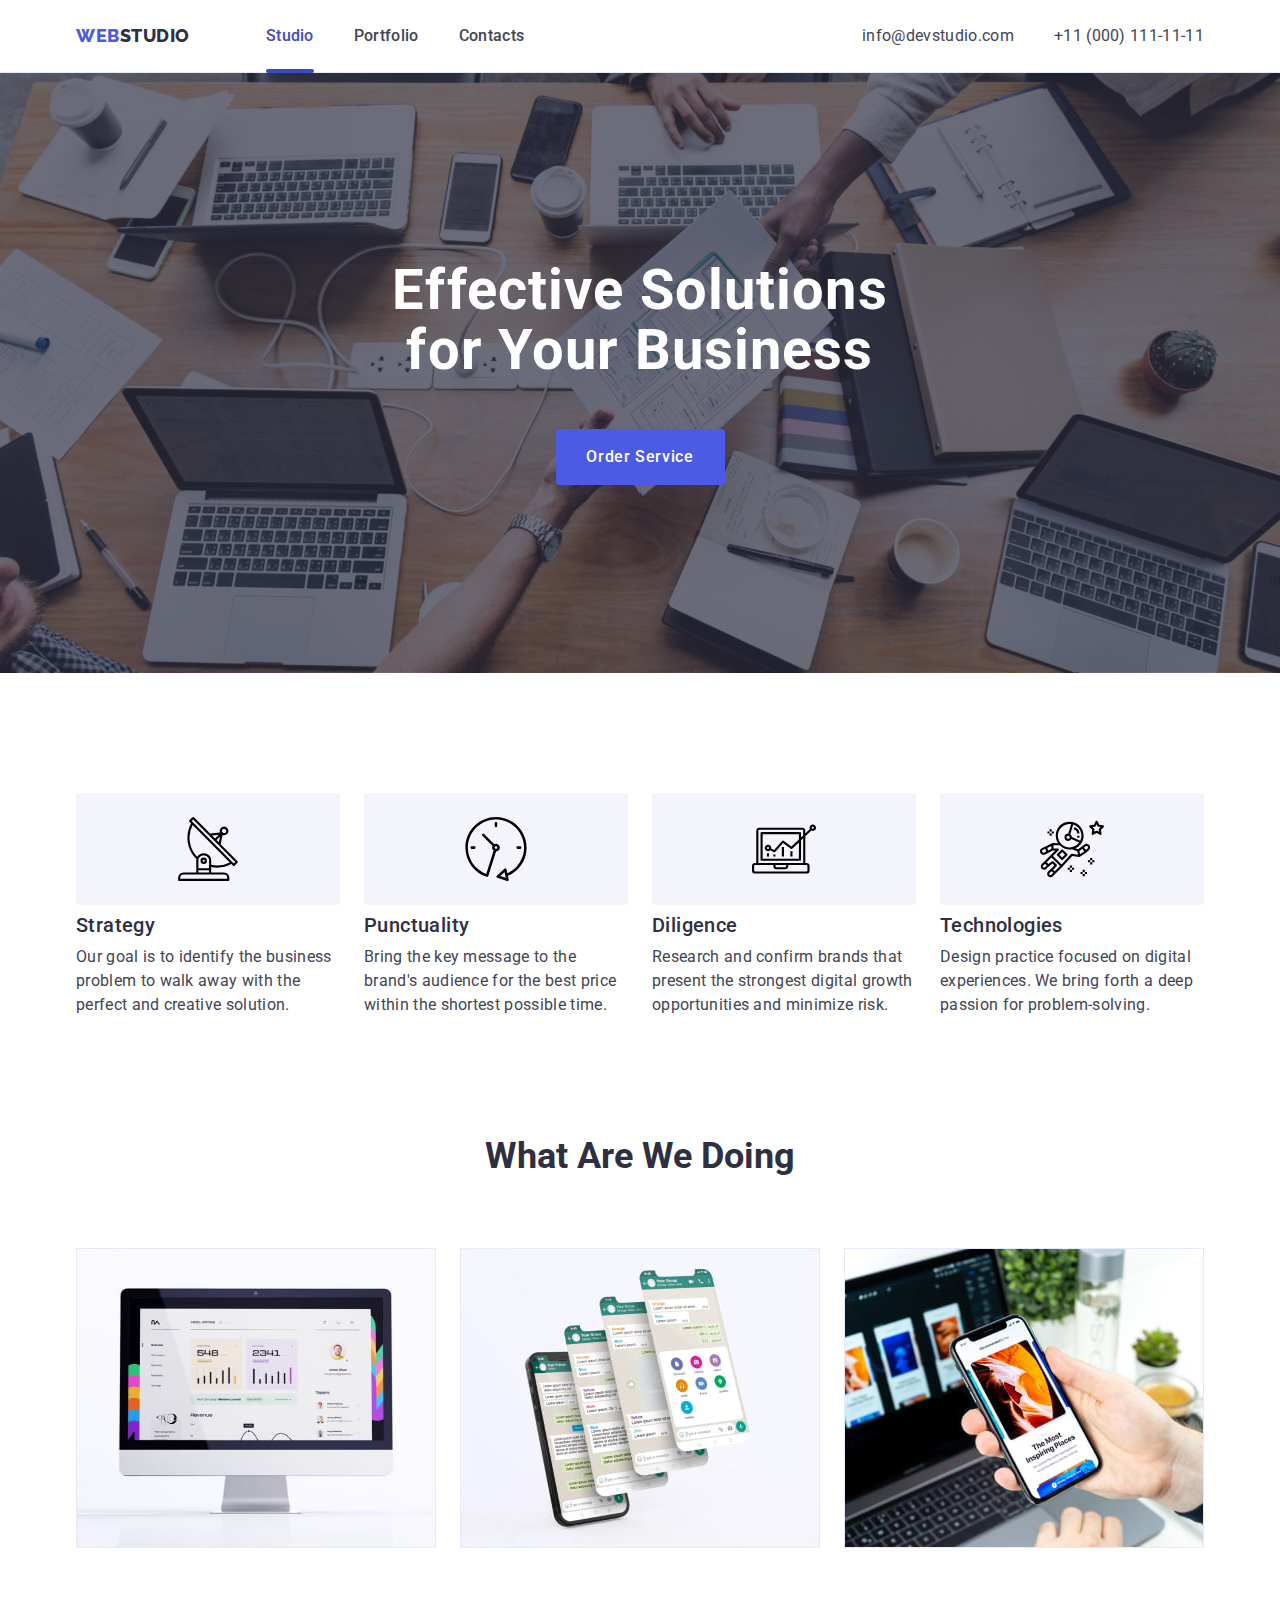
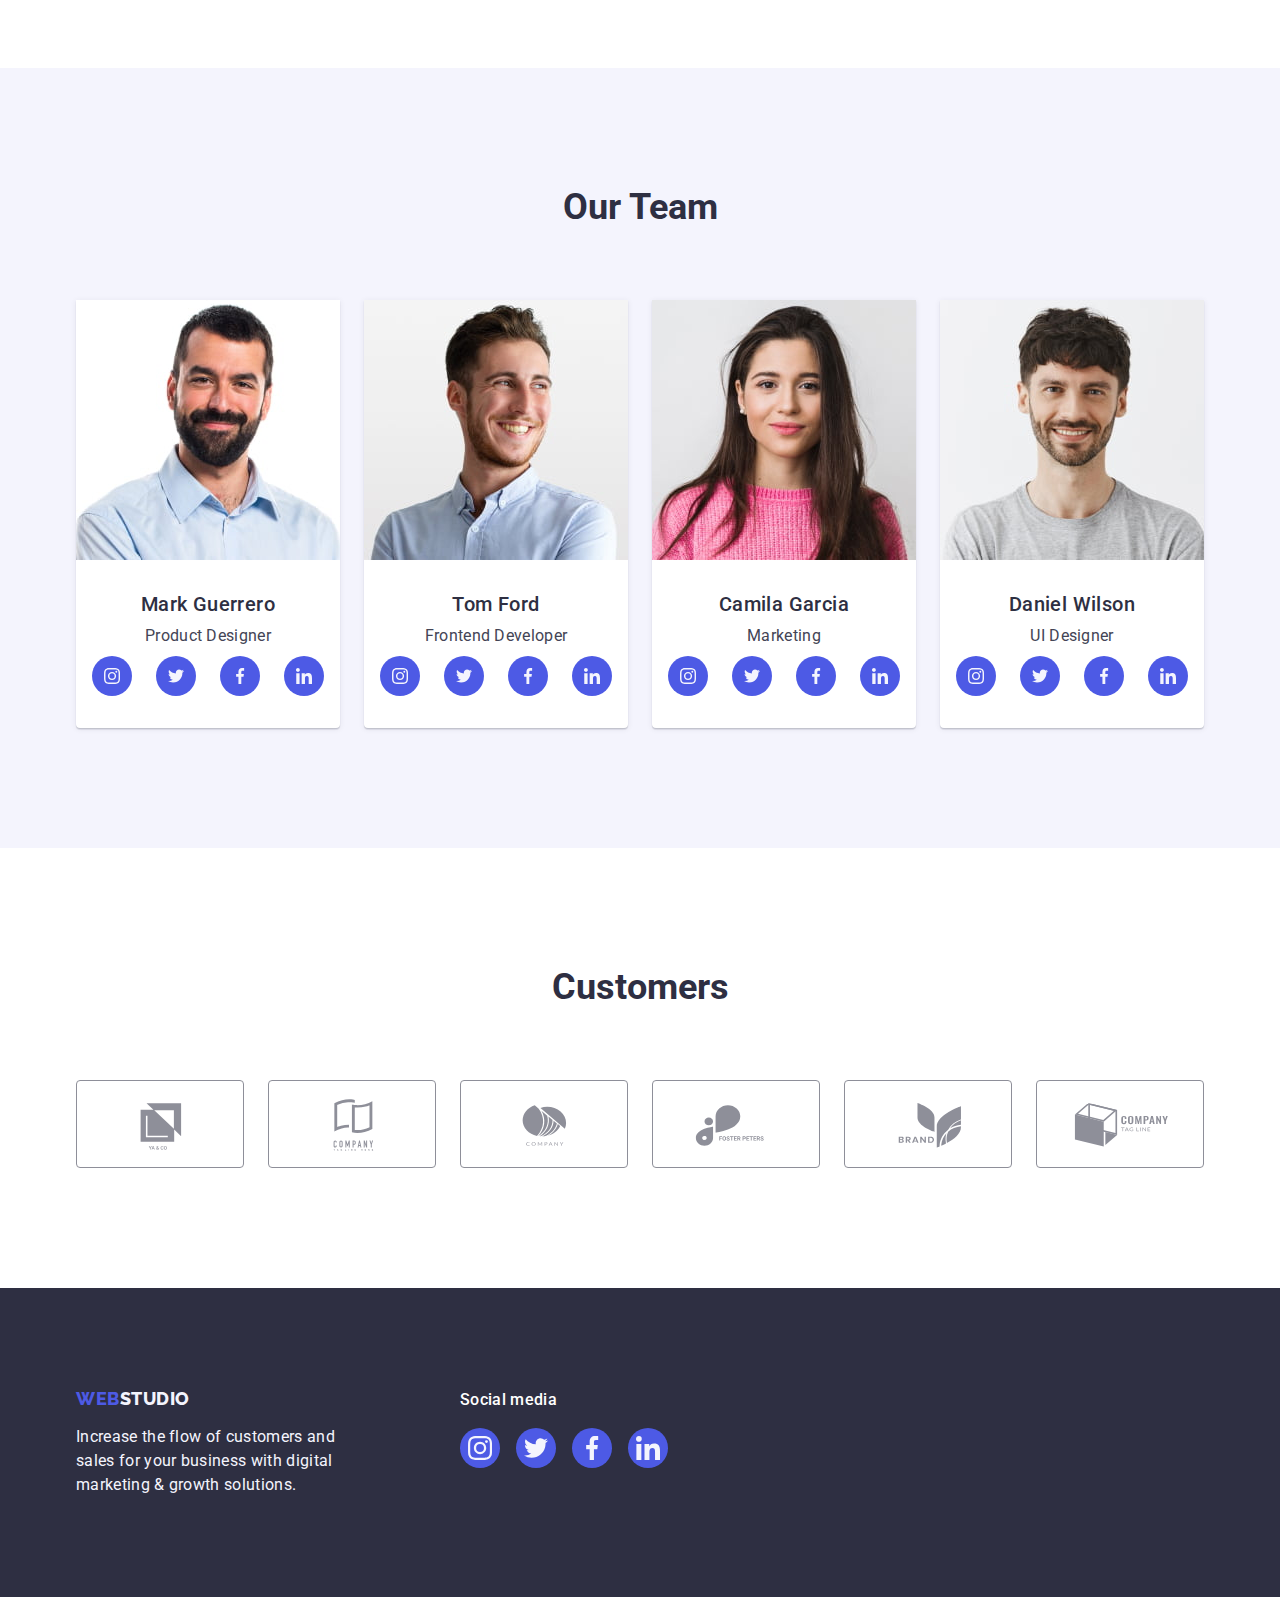
<file: index.html>
<!DOCTYPE html>
<html lang="en">
  <head>
    <meta charset="UTF-8" />
    <meta http-equiv="X-UA-Compatible" content="IE=edge" />
    <meta name="viewport" content="width=device-width, initial-scale=1.0" />
    <title>Web Studio</title>
    <link
      rel="stylesheet"
      href="https://cdn.jsdelivr.net/npm/modern-normalize@1.1.0/modern-normalize.min.css"
    />
    <link rel="preconnect" href="https://fonts.googleapis.com" />
    <link rel="preconnect" href="https://fonts.gstatic.com" crossorigin />
    <link
      href="https://fonts.googleapis.com/css2?family=Raleway:wght@800&family=Roboto:wght@400;500;700;900&display=swap"
      rel="stylesheet"
    />
    <link rel="stylesheet" href="./css/styles.css" />
  </head>
  <body>
    <!-- Header -->
    <header class="header">
      <div class="container container-nav">
        <nav class="main-nav">
          <!-- Logo -->
          <a class="link logo" href="./index.html"
            >Web<span class="logo-dark">Studio</span>
          </a>
          <!-- Navigation -->
          <ul class="list site-nav">
            <li class="item">
              <a class="link current" href="./index.html">Studio</a>
            </li>
            <li class="item">
              <a class="link" href="./portfolio.html">Portfolio</a>
            </li>
            <li class="item">
              <a class="link" href="">Contacts</a>
            </li>
          </ul>
        </nav>
        <!-- Contacts -->
        <address class="address container-address">
          <ul class="list address-list">
            <li class="item">
              <a class="link" href="mailto:info@devstudio.com"
                >info@devstudio.com
              </a>
            </li>
            <li class="item">
              <a class="link" href="tel:+110001111111">+11 (000) 111-11-11</a>
            </li>
          </ul>
        </address>
      </div>
    </header>
    <main class="main">
      <!-- Hero section -->
      <section class="hero">
        <div class="container">
          <h1 class="hero-title">Effective Solutions for Your Business</h1>
          <button class="button" type="button" data-modal-open>
            Order Service
          </button>
        </div>
      </section>
      <!-- Benefits section -->
      <section class="section benefits-section">
        <div class="container">
          <h2 class="section-title visually-hidden">Benefits</h2>
          <ul class="list benefits-list">
            <li class="benefits-descr">
              <div class="benefits-bgc-icon">
                <svg class="benefits-icon" width="64" height="64">
                  <use href="./images/icon.svg#antenna-icon"></use>
                </svg>
              </div>
              <h3 class="sub-title">Strategy</h3>
              <p class="text">
                Our goal is to identify the business problem to walk away with
                the perfect and creative solution.
              </p>
            </li>
            <li class="benefits-descr">
              <div class="benefits-bgc-icon">
                <svg class="benefits-icon" width="64" height="64">
                  <use href="./images/icon.svg#clock-icon"></use>
                </svg>
              </div>
              <h3 class="sub-title">Punctuality</h3>
              <p class="text">
                Bring the key message to the brand's audience for the best price
                within the shortest possible time.
              </p>
            </li>
            <li class="benefits-descr">
              <div class="benefits-bgc-icon">
                <svg class="benefits-icon" width="64" height="64">
                  <use href="./images/icon.svg#diagram-icon"></use>
                </svg>
              </div>
              <h3 class="sub-title">Diligence</h3>
              <p class="text">
                Research and confirm brands that present the strongest digital
                growth opportunities and minimize risk.
              </p>
            </li>
            <li class="benefits-descr">
              <div class="benefits-bgc-icon">
                <svg class="benefits-icon" width="64" height="64">
                  <use href="./images/icon.svg#astronaut-icon"></use>
                </svg>
              </div>
              <h3 class="sub-title">Technologies</h3>
              <p class="text">
                Design practice focused on digital experiences. We bring forth a
                deep passion for problem-solving.
              </p>
            </li>
          </ul>
        </div>
      </section>
      <!-- Services section -->
      <section class="section">
        <div class="container">
          <h2 class="section-title">What Are We Doing</h2>
          <ul class="list services-list">
            <li class="services-descr">
              <img
                src="./images/features-images/wawd-1.jpg"
                alt="Services example 1"
                width="360"
                height="300"
              />
            </li>
            <li class="services-descr">
              <img
                src="./images/features-images/wawd-2.jpg"
                alt="Services example 2"
                width="360"
                height="300"
              />
            </li>
            <li class="services-descr">
              <img
                src="./images/features-images/wawd-3.jpg"
                alt="Services example 3"
                width="360"
                height="300"
              />
            </li>
          </ul>
        </div>
      </section>
      <!-- Team section -->
      <section class="section team-section">
        <div class="container">
          <h2 class="section-title">Our Team</h2>
          <ul class="list team-list">
            <li class="team-card">
              <img
                src="./images/team-images/team-member-1.jpg"
                alt="Photo of a team member Mark Guerrero"
                width="264"
                height="260"
              />
              <div class="team-descr">
                <h3 class="sub-title">Mark Guerrero</h3>
                <p class="text member-descr">Product Designer</p>
                <!-- Socials -->
                <ul class="list socials-list">
                  <li class="socials-item">
                    <a class="link socials-link" href="">
                      <svg class="socials-icon" width="16" height="16">
                        <use href="./images/icon.svg#instagram"></use>
                      </svg>
                    </a>
                  </li>
                  <li class="socials-item">
                    <a class="link socials-link" href="">
                      <svg class="socials-icon" width="16" height="16">
                        <use href="./images/icon.svg#twitter"></use>
                      </svg>
                    </a>
                  </li>
                  <li class="socials-item">
                    <a class="link socials-link" href="">
                      <svg class="socials-icon" width="16" height="16">
                        <use href="./images/icon.svg#facebook"></use>
                      </svg>
                    </a>
                  </li>
                  <li class="socials-item">
                    <a class="link socials-link" href="">
                      <svg class="socials-icon" width="16" height="16">
                        <use href="./images/icon.svg#linkedin"></use>
                      </svg>
                    </a>
                  </li>
                </ul>
                <!-- Socials end -->
              </div>
            </li>
            <li class="team-card">
              <img
                src="./images/team-images/team-member-2.jpg"
                alt="Photo of a team member Tom Ford"
                width="264"
                height="260"
              />
              <div class="team-descr">
                <h3 class="sub-title">Tom Ford</h3>
                <p class="text member-descr">Frontend Developer</p>
                <!-- Socials -->
                <ul class="list socials-list">
                  <li class="socials-item">
                    <a class="link socials-link" href="">
                      <svg class="socials-icon" width="16" height="16">
                        <use href="./images/icon.svg#instagram"></use>
                      </svg>
                    </a>
                  </li>
                  <li class="socials-item">
                    <a class="link socials-link" href="">
                      <svg class="socials-icon" width="16" height="16">
                        <use href="./images/icon.svg#twitter"></use>
                      </svg>
                    </a>
                  </li>
                  <li class="socials-item">
                    <a class="link socials-link" href="">
                      <svg class="socials-icon" width="16" height="16">
                        <use href="./images/icon.svg#facebook"></use>
                      </svg>
                    </a>
                  </li>
                  <li class="socials-item">
                    <a class="link socials-link" href="">
                      <svg class="socials-icon" width="16" height="16">
                        <use href="./images/icon.svg#linkedin"></use>
                      </svg>
                    </a>
                  </li>
                </ul>
                <!-- Socials end -->
              </div>
            </li>
            <li class="team-card">
              <img
                src="./images/team-images/team-member-3.jpg"
                alt="Photo of a team member Camila Garcia"
                width="264"
                height="260"
              />
              <div class="team-descr">
                <h3 class="sub-title">Camila Garcia</h3>
                <p class="text member-descr">Marketing</p>
                <!-- Socials -->
                <ul class="list socials-list">
                  <li class="socials-item">
                    <a class="link socials-link" href="">
                      <svg class="socials-icon" width="16" height="16">
                        <use href="./images/icon.svg#instagram"></use>
                      </svg>
                    </a>
                  </li>
                  <li class="socials-item">
                    <a class="link socials-link" href="">
                      <svg class="socials-icon" width="16" height="16">
                        <use href="./images/icon.svg#twitter"></use>
                      </svg>
                    </a>
                  </li>
                  <li class="socials-item">
                    <a class="link socials-link" href="">
                      <svg class="socials-icon" width="16" height="16">
                        <use href="./images/icon.svg#facebook"></use>
                      </svg>
                    </a>
                  </li>
                  <li class="socials-item">
                    <a class="link socials-link" href="">
                      <svg class="socials-icon" width="16" height="16">
                        <use href="./images/icon.svg#linkedin"></use>
                      </svg>
                    </a>
                  </li>
                </ul>
                <!-- Socials end -->
              </div>
            </li>
            <li class="team-card">
              <img
                src="./images/team-images/team-member-4.jpg"
                alt="Photo of a team member Daniel Wilson"
                width="264"
                height="260"
              />
              <div class="team-descr">
                <h3 class="sub-title">Daniel Wilson</h3>
                <p class="text member-descr">UI Designer</p>
                <!-- Socials -->
                <ul class="list socials-list">
                  <li class="socials-item">
                    <a class="link socials-link" href="">
                      <svg class="socials-icon" width="16" height="16">
                        <use href="./images/icon.svg#instagram"></use>
                      </svg>
                    </a>
                  </li>
                  <li class="socials-item">
                    <a class="link socials-link" href="">
                      <svg class="socials-icon" width="16" height="16">
                        <use href="./images/icon.svg#twitter"></use>
                      </svg>
                    </a>
                  </li>
                  <li class="socials-item">
                    <a class="link socials-link" href="">
                      <svg class="socials-icon" width="16" height="16">
                        <use href="./images/icon.svg#facebook"></use>
                      </svg>
                    </a>
                  </li>
                  <li class="socials-item">
                    <a class="link socials-link" href="">
                      <svg class="socials-icon" width="16" height="16">
                        <use href="./images/icon.svg#linkedin"></use>
                      </svg>
                    </a>
                  </li>
                </ul>
                <!-- Socials end -->
              </div>
            </li>
          </ul>
        </div>
      </section>
      <!-- Customers section -->
      <section class="section">
        <div class="container">
          <h2 class="section-title">Customers</h2>
          <ul class="list customers-list">
            <li class="customers-item">
              <a href="" class="link customers-link">
                <svg class="customers-icon" width="104" height="56">
                  <use href="./images/icon.svg#customer-1"></use>
                </svg>
              </a>
            </li>
            <li class="customers-item">
              <a href="" class="link customers-link">
                <svg class="customers-icon" width="104" height="56">
                  <use href="./images/icon.svg#customer-2"></use>
                </svg>
              </a>
            </li>
            <li class="customers-item">
              <a href="" class="link customers-link">
                <svg class="customers-icon" width="104" height="56">
                  <use href="./images/icon.svg#customer-3"></use>
                </svg>
              </a>
            </li>
            <li class="customers-item">
              <a href="" class="link customers-link">
                <svg class="customers-icon" width="104" height="56">
                  <use href="./images/icon.svg#customer-4"></use>
                </svg>
              </a>
            </li>
            <li class="customers-item">
              <a href="" class="link customers-link">
                <svg class="customers-icon" width="104" height="56">
                  <use href="./images/icon.svg#customer-5"></use>
                </svg>
              </a>
            </li>
            <li class="customers-item">
              <a href="" class="link customers-link">
                <svg class="customers-icon" width="104" height="56">
                  <use href="./images/icon.svg#customer-6"></use>
                </svg>
              </a>
            </li>
          </ul>
        </div>
      </section>
    </main>
    <!-- Footer section -->
    <footer class="footer">
      <div class="container footer-content">
        <div>
          <a class="link logo" href="./index.html">
            Web<span class="logo-light">Studio</span>
          </a>
          <p class="footer-text">
            Increase the flow of customers and sales for your business with
            digital marketing & growth solutions.
          </p>
        </div>
        <div>
          <p class="socials-footer-header">Social media</p>
          <!-- Socials -->
          <ul class="list footer-socials">
            <li class="footer-socials-item">
              <a class="link footer-socials-link" href="">
                <svg class="footer-socials-icon" width="24" height="24">
                  <use href="./images/icon.svg#instagram"></use>
                </svg>
              </a>
            </li>
            <li class="footer-socials-item">
              <a class="link footer-socials-link" href="">
                <svg class="footer-socials-icon" width="24" height="24">
                  <use href="./images/icon.svg#twitter"></use>
                </svg>
              </a>
            </li>
            <li class="footer-socials-item">
              <a class="link footer-socials-link" href="">
                <svg class="footer-socials-icon" width="24" height="24">
                  <use href="./images/icon.svg#facebook"></use>
                </svg>
              </a>
            </li>
            <li class="footer-socials-item">
              <a class="link footer-socials-link" href="">
                <svg class="footer-socials-icon" width="24" height="24">
                  <use href="./images/icon.svg#linkedin"></use>
                </svg>
              </a>
            </li>
          </ul>
          <!-- Socials end -->
        </div>
      </div>
    </footer>
    <!-- Modal -->
    <div class="backdrop is-hidden" data-modal>
      <div class="modal">
        <button class="modal-close-btn" type="button" data-modal-close>
          <svg class="close-svg" width="8" height="8">
            <use href="./images/icon.svg#close-icon"></use>
          </svg>
        </button>
      </div>
    </div>

    <!-- JS Script -->
    <script src="./js/modal.js"></script>
  </body>
</html>
</file>
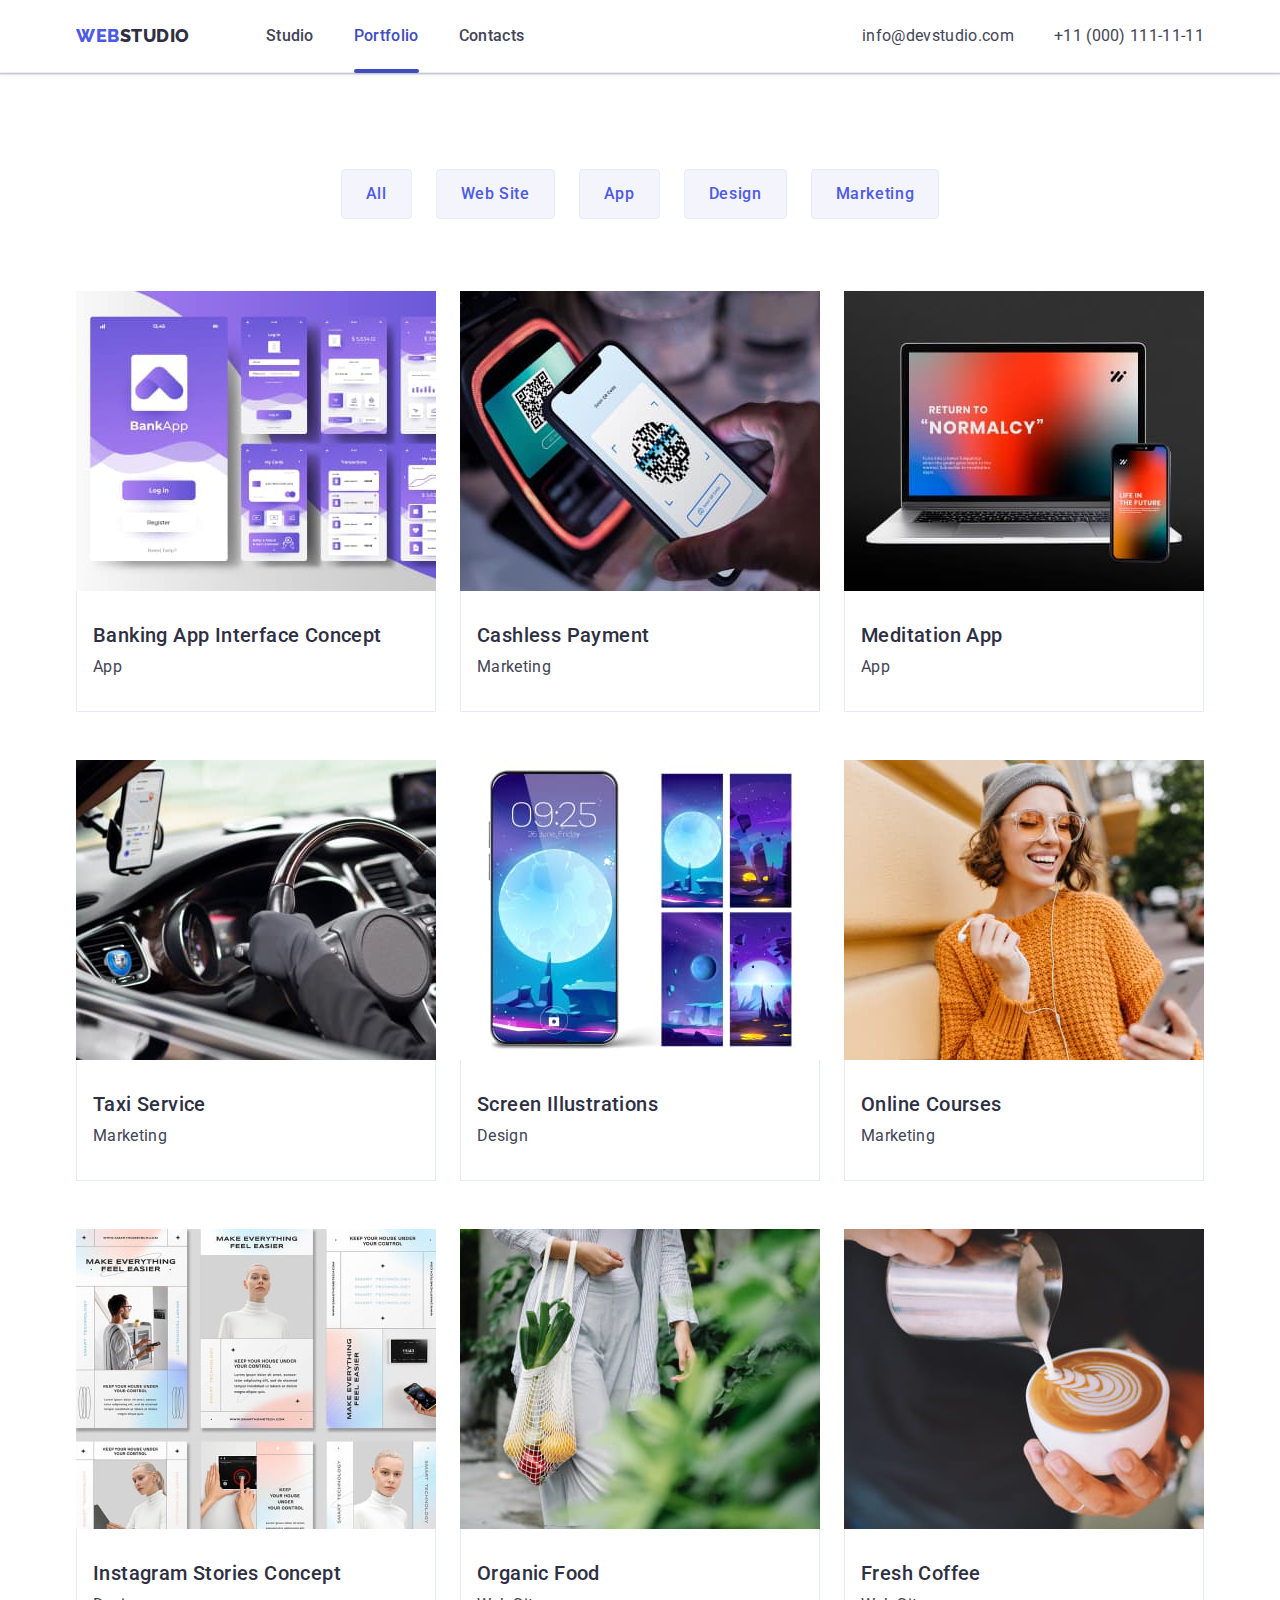
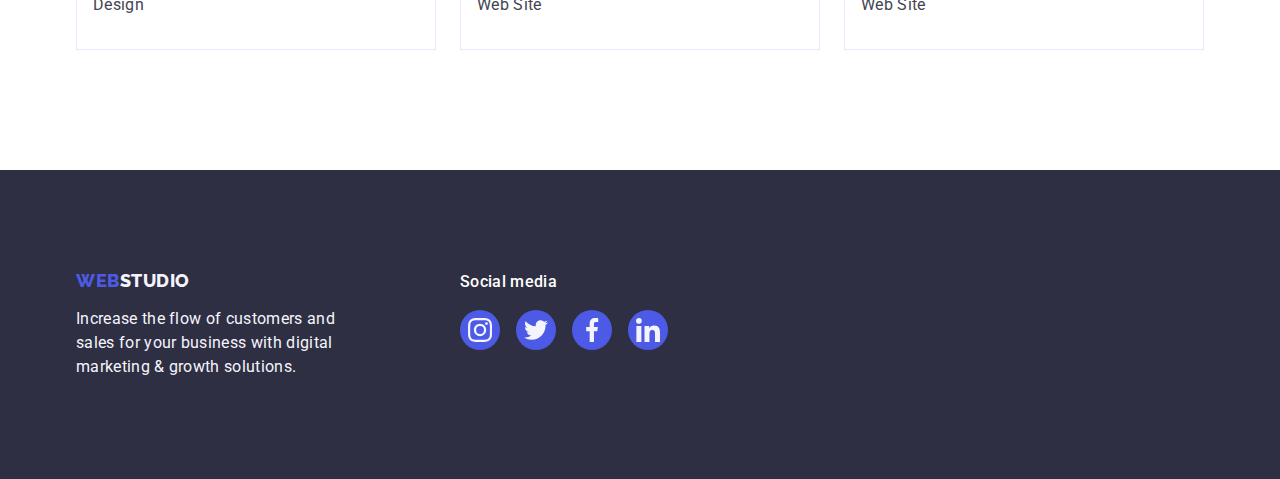
<file: portfolio.html>
<!DOCTYPE html>
<html lang="en">
  <head>
    <meta charset="UTF-8" />
    <meta http-equiv="X-UA-Compatible" content="IE=edge" />
    <meta name="viewport" content="width=device-width, initial-scale=1.0" />
    <title>Portfolio</title>
    <link
      rel="stylesheet"
      href="https://cdn.jsdelivr.net/npm/modern-normalize@1.1.0/modern-normalize.min.css"
    />
    <link rel="preconnect" href="https://fonts.googleapis.com" />
    <link rel="preconnect" href="https://fonts.gstatic.com" crossorigin />
    <link
      href="https://fonts.googleapis.com/css2?family=Raleway:wght@800&family=Roboto:wght@400;500;700;900&display=swap"
      rel="stylesheet"
    />
    <link rel="stylesheet" href="./css/styles.css" />
  </head>
  <body>
    <!-- Header -->
    <header class="header">
      <div class="container container-nav">
        <nav class="main-nav">
          <!-- Logo -->
          <a class="link logo" href="./index.html"
            >Web<span class="logo-dark">Studio</span>
          </a>
          <!-- Navigation -->
          <ul class="list site-nav">
            <li class="item"><a class="link" href="./index.html">Studio</a></li>
            <li class="item">
              <a class="link current" href="./portfolio.html">Portfolio</a>
            </li>
            <li class="item"><a class="link" href="">Contacts</a></li>
          </ul>
        </nav>
        <!-- Contacts -->
        <address class="address container-address">
          <ul class="list address-list">
            <li class="item">
              <a class="link" href="mailto:info@devstudio.com"
                >info@devstudio.com
              </a>
            </li>
            <li class="item">
              <a class="link" href="tel:+110001111111">+11 (000) 111-11-11</a>
            </li>
          </ul>
        </address>
      </div>
    </header>
    <main>
      <section class="section portfolio-section">
        <!-- Page filter -->
        <div class="container">
          <h1 class="section-title visually-hidden">Page Filter</h1>
          <ul class="list filter-list">
            <li><button class="button" type="button">All</button></li>
            <li><button class="button" type="button">Web Site</button></li>
            <li><button class="button" type="button">App</button></li>
            <li><button class="button" type="button">Design</button></li>
            <li><button class="button" type="button">Marketing</button></li>
          </ul>
          <!-- Work examples -->
          <ul class="list portfolio-list">
            <li class="portfolio-item">
              <a class="link portfolio-link" href="">
                <div class="product-wrapper">
                  <img
                    src="./images/portfolio-images/portf-img-1.jpg"
                    alt="Example of a banking app interface"
                    width="360"
                    height="300"
                  />
                  <div class="overlay">
                    <p class="overlay-descr">
                      14 Stylish and User-Friendly App Design Concepts · Task
                      Manager App · Calorie Tracker App · Exotic Fruit Ecommerce
                      App · Cloud Storage App
                    </p>
                  </div>
                </div>
                <div class="portfolio-descr">
                  <h2 class="sub-title">Banking App Interface Concept</h2>
                  <p class="text">App</p>
                </div>
              </a>
            </li>
            <li class="portfolio-item">
              <a class="link portfolio-link" href="">
                <div class="product-wrapper">
                  <img
                    src="./images/portfolio-images/portf-img-2.jpg"
                    alt="Example of a banking app interface"
                    width="360"
                    height="300"
                  />
                  <div class="overlay">
                    <p class="overlay-descr">
                      14 Stylish and User-Friendly App Design Concepts · Task
                      Manager App · Calorie Tracker App · Exotic Fruit Ecommerce
                      App · Cloud Storage App
                    </p>
                  </div>
                </div>
                <div class="portfolio-descr">
                  <h2 class="sub-title">Cashless Payment</h2>
                  <p class="text">Marketing</p>
                </div>
              </a>
            </li>
            <li class="portfolio-item">
              <a class="link portfolio-link" href="">
                <div class="product-wrapper">
                  <img
                    src="./images/portfolio-images/portf-img-3.jpg"
                    alt="Example of a banking app interface"
                    width="360"
                    height="300"
                  />
                  <div class="overlay">
                    <p class="overlay-descr">
                      14 Stylish and User-Friendly App Design Concepts · Task
                      Manager App · Calorie Tracker App · Exotic Fruit Ecommerce
                      App · Cloud Storage App
                    </p>
                  </div>
                </div>
                <div class="portfolio-descr">
                  <h2 class="sub-title">Meditation App</h2>
                  <p class="text">App</p>
                </div>
              </a>
            </li>
            <li class="portfolio-item">
              <a class="link portfolio-link" href="">
                <div class="product-wrapper">
                  <img
                    src="./images/portfolio-images/portf-img-4.jpg"
                    alt="Example of a banking app interface"
                    width="360"
                    height="300"
                  />
                  <div class="overlay">
                    <p class="overlay-descr">
                      14 Stylish and User-Friendly App Design Concepts · Task
                      Manager App · Calorie Tracker App · Exotic Fruit Ecommerce
                      App · Cloud Storage App
                    </p>
                  </div>
                </div>
                <div class="portfolio-descr">
                  <h2 class="sub-title">Taxi Service</h2>
                  <p class="text">Marketing</p>
                </div>
              </a>
            </li>
            <li class="portfolio-item">
              <a class="link portfolio-link" href="">
                <div class="product-wrapper">
                  <img
                    src="./images/portfolio-images/portf-img-5.jpg"
                    alt="Example of a banking app interface"
                    width="360"
                    height="300"
                  />
                  <div class="overlay">
                    <p class="overlay-descr">
                      14 Stylish and User-Friendly App Design Concepts · Task
                      Manager App · Calorie Tracker App · Exotic Fruit Ecommerce
                      App · Cloud Storage App
                    </p>
                  </div>
                </div>
                <div class="portfolio-descr">
                  <h2 class="sub-title">Screen Illustrations</h2>
                  <p class="text">Design</p>
                </div>
              </a>
            </li>
            <li class="portfolio-item">
              <a class="link portfolio-link" href="">
                <div class="product-wrapper">
                  <img
                    src="./images/portfolio-images/portf-img-6.jpg"
                    alt="Example of a banking app interface"
                    width="360"
                    height="300"
                  />
                  <div class="overlay">
                    <p class="overlay-descr">
                      14 Stylish and User-Friendly App Design Concepts · Task
                      Manager App · Calorie Tracker App · Exotic Fruit Ecommerce
                      App · Cloud Storage App
                    </p>
                  </div>
                </div>
                <div class="portfolio-descr">
                  <h2 class="sub-title">Online Courses</h2>
                  <p class="text">Marketing</p>
                </div>
              </a>
            </li>
            <li class="portfolio-item">
              <a class="link portfolio-link" href="">
                <div class="product-wrapper">
                  <img
                    src="./images/portfolio-images/portf-img-7.jpg"
                    alt="Example of a banking app interface"
                    width="360"
                    height="300"
                  />
                  <div class="overlay">
                    <p class="overlay-descr">
                      14 Stylish and User-Friendly App Design Concepts · Task
                      Manager App · Calorie Tracker App · Exotic Fruit Ecommerce
                      App · Cloud Storage App
                    </p>
                  </div>
                </div>
                <div class="portfolio-descr">
                  <h2 class="sub-title">Instagram Stories Concept</h2>
                  <p class="text">Design</p>
                </div>
              </a>
            </li>
            <li class="portfolio-item">
              <a class="link portfolio-link" href="">
                <div class="product-wrapper">
                  <img
                    src="./images/portfolio-images/portf-img-8.jpg"
                    alt="Example of a banking app interface"
                    width="360"
                    height="300"
                  />
                  <div class="overlay">
                    <p class="overlay-descr">
                      14 Stylish and User-Friendly App Design Concepts · Task
                      Manager App · Calorie Tracker App · Exotic Fruit Ecommerce
                      App · Cloud Storage App
                    </p>
                  </div>
                </div>
                <div class="portfolio-descr">
                  <h2 class="sub-title">Organic Food</h2>
                  <p class="text">Web Site</p>
                </div>
              </a>
            </li>
            <li class="portfolio-item">
              <a class="link portfolio-link" href="">
                <div class="product-wrapper">
                  <img
                    src="./images/portfolio-images/portf-img-9.jpg"
                    alt="Example of a banking app interface"
                    width="360"
                    height="300"
                  />
                  <div class="overlay">
                    <p class="overlay-descr">
                      14 Stylish and User-Friendly App Design Concepts · Task
                      Manager App · Calorie Tracker App · Exotic Fruit Ecommerce
                      App · Cloud Storage App
                    </p>
                  </div>
                </div>
                <div class="portfolio-descr">
                  <h2 class="sub-title">Fresh Coffee</h2>
                  <p class="text">Web Site</p>
                </div>
              </a>
            </li>
          </ul>
        </div>
      </section>
    </main>
    <!-- Footer section -->
    <footer class="footer">
      <div class="container footer-content">
        <div>
          <a class="link logo" href="./index.html">
            Web<span class="logo-light">Studio</span>
          </a>
          <p class="footer-text">
            Increase the flow of customers and sales for your business with
            digital marketing & growth solutions.
          </p>
        </div>
        <div>
          <h3 class="socials-footer-header">Social media</h3>
          <!-- Socials -->
          <ul class="list footer-socials">
            <li class="footer-socials-item">
              <a class="link footer-socials-link" href="">
                <svg class="footer-socials-icon" width="24" height="24">
                  <use href="./images/icon.svg#instagram"></use>
                </svg>
              </a>
            </li>
            <li class="footer-socials-item">
              <a class="link footer-socials-link" href="">
                <svg class="footer-socials-icon" width="24" height="24">
                  <use href="./images/icon.svg#twitter"></use>
                </svg>
              </a>
            </li>
            <li class="footer-socials-item">
              <a class="link footer-socials-link" href="">
                <svg class="footer-socials-icon" width="24" height="24">
                  <use href="./images/icon.svg#facebook"></use>
                </svg>
              </a>
            </li>
            <li class="footer-socials-item">
              <a class="link footer-socials-link" href="">
                <svg class="footer-socials-icon" width="24" height="24">
                  <use href="./images/icon.svg#linkedin"></use>
                </svg>
              </a>
            </li>
          </ul>
          <!-- Socials end -->
        </div>
      </div>
    </footer>
  </body>
</html>
</file>
<file: css/styles.css>
/*
  |============================
  | Root properties
  |============================
*/
:root {
    /* Colors */
    --text-color: #434455;
    --dark-color: #2E2F42;
    --subtle-text: #8E8F99;
    --white-color: #FFFFFF;
    --cloud-color: #F4F4FD;
    --cornflower-accent: #E7E9FC;
    --modal-bcg: #FCFCFC;
    --primary-brand: #4D5AE5;
    --pressed-state-color: #404BBF;
    --success-color: #31D0AA;
}

/*
  |============================
  | Global styles
  |============================
*/
body {
    font-family: "Roboto", sans-serif;
    color: var(--text-color);
    background-color: var(--white-color);
}

/* Global reset */
h1,
h2,
h3,
h4,
h5,
h6,
p {
    margin-top: 0;
    margin-bottom: 0;
}

img {
    display: block;

    max-width: 100%;
    height: auto;
}

/* Global link styles */
.link {
    text-decoration: none;
    color: currentColor;
}

/* Global list styles */
.list {
    margin-top: 0;
    margin-bottom: 0;
    padding-left: 0;

    list-style: none;
}

/* Global container styles */
.container {
    width: 1158px;

    padding-left: 15px;
    padding-right: 15px;
    margin-left: auto;
    margin-right: auto;
}

/* Global button styles*/
.button {
    padding: 12px 24px;

    border-radius: 4px;
    border: 1px solid var(--cornflower-accent);

    text-align: center;
    font-family: inherit;
    font-size: 16px;
    font-weight: 500;
    letter-spacing: 0.04em;
    line-height: 1.5;
    cursor: pointer;

    color: var(--primary-brand);
    background-color: var(--cloud-color);
}

/* Global section styles */
.section {
    padding-top: 120px;
    padding-bottom: 120px;
    margin-left: auto;
    margin-right: auto;
}

.section-title {
    margin-bottom: 72px;

    font-weight: 700;
    font-size: 36px;
    line-height: 1.1;
    text-transform: capitalize;
    text-align: center;

    color: var(--dark-color);
}

/* Global logo styles */
.logo {
    font-family: "Raleway", sans-serif;
    font-weight: 800;
    font-size: 18px;
    line-height: 1.17;
    letter-spacing: 0.03em;
    text-transform: uppercase;
    align-items: center;

    color: var(--primary-brand);
}

.logo-dark {
    color: var(--dark-color);
}

.logo-light {
    color: var(--cloud-color)
}

/* Global sub-title styles */
.sub-title {
    margin-bottom: 8px;

    font-weight: 500;
    font-size: 20px;
    line-height: 1.2;
    letter-spacing: 0.02em;

    color: var(--dark-color);
}

/* Global text styles */
.text {
    line-height: 1.5;
    letter-spacing: 0.02em;

    color: var(--text-color);
}

/* Global footer styles */
.footer {
    padding-top: 100px;
    padding-bottom: 100px;

    background-color: var(--dark-color);
}

/* Hidden headers */
.visually-hidden {
    position: absolute;

    width: 1px;
    height: 1px;
    margin: -1px;
    border: 0;
    padding: 0;

    white-space: nowrap;
    clip-path: inset(100%);
    clip: rect(0 0 0 0);
    overflow: hidden;
}

/*
  |============================
  | Index styles
  |============================
*/

/* Site nav*/
.header {
    border-bottom: 1px solid var(--cornflower-accent);
    box-shadow: 
        0px 2px 1px rgba(46, 47, 66, 0.08), 
        0px 1px 1px rgba(46, 47, 66, 0.16), 
        0px 1px 6px rgba(46, 47, 66, 0.08);
}

.container-nav {
    display: flex;
    align-items: center;
}

.main-nav {
    display: flex;
    align-items: center;
}

.logo {
    margin-right: 76px;
}

.site-nav {
    display: flex;
    gap: 40px;
}

.site-nav .link {
    display: block;
    position: relative;

    padding-top: 24px;
    padding-bottom: 24px;

    font-weight: 500;
    line-height: 1.5;
    letter-spacing: 0.02em;

    transition-property: color;
    transition-duration: 250ms;
    transition-timing-function: 
        cubic-bezier(0.4, 0, 0.2, 1);
}

.site-nav .link:hover,
.link:focus {
    color: var(--pressed-state-color);
}

.current {
    color: var(--pressed-state-color);
}

.current::after {
    content: "";
    position: absolute;
    bottom: -1px;
    left: 0;
    display: block;

    width: 100%;
    height: 4px;

    border-radius: 2px;
    background-color: var(--pressed-state-color);
}

/* Contacts */
.container-address {
    display: flex;

    margin-left: auto;
}

.address-list {
    display: flex;
    gap: 40px;
}

.address {
    font-style: normal;
}

.address .link {
    line-height: 1.5;
    letter-spacing: 0.02em;

    transition-property: color;
    transition-duration: 250ms;
    transition-timing-function: 
        cubic-bezier(0.4, 0, 0.2, 1);
}

.address .link:hover,
.link:focus {
    color: var(--pressed-state-color)
}

/* Hero */
.hero {
    margin-left: auto;
    margin-right: auto;
    padding-top: 188px;
    padding-bottom: 188px;

    max-width: 1440px;

    background-image: 
        linear-gradient(rgba(46, 47, 66, 0.7), rgba(46, 47, 66, 0.7)), 
        url(../images/hero-image/people-office.jpg);
    background-color: var(--dark-color);
    background-repeat: no-repeat;
    background-position: center;
    background-size: cover;
    
}

.hero-title {
    display: block;

    max-width: 496px;

    margin-left: auto;
    margin-right: auto;
    margin-bottom: 48px;

    font-weight: 700;
    font-size: 56px;
    line-height: 1.07;
    text-align: center;
    letter-spacing: 0.02em;

    color: var(--white-color);
}

.hero .button {
    display: block;
    
    min-width: 169px;
    height: 56px;

    margin-left: auto;
    margin-right: auto;
    
    border: none;
    color: var(--white-color);
    background-color: var(--primary-brand);

    transition-property: background-color;
    transition-duration: 250ms;
    transition-timing-function: 
        cubic-bezier(0.4, 0, 0.2, 1);
}

.hero .button:hover,
.button:focus {
    background-color: var(--pressed-state-color)
}

/* Benefits */
.benefits-section {
    padding-bottom: 0;
    padding-left: 0;
    padding-right: 0;
}

.benefits-list {
    display: flex;
    flex-wrap: wrap;
    gap: 24px;
}

.benefits-descr {
    flex-basis: calc((100% - 72px) / 4);
}

.benefits-bgc-icon {
    display: flex;
    justify-content: center;
    align-items: center;
    
    width: 264px;
    height: 112px;

    margin-bottom: 8px;
    
    background-color: var(--cloud-color);
    border-radius: 4px;
}

/* Services */
.services-list {
    display: flex;
    flex-wrap: wrap;
    gap: 24px;
}

.services-descr {
    flex-basis: calc((100% - 48px) / 3);
}

/* Team */
.team-section {
    background-color: var(--cloud-color);
}

.team-list {
    display: flex;
    flex-wrap: wrap;
    gap: 24px;
}

.team-list .team-card {
    flex-basis: calc((100% - 72px) / 4);
}

.team-card {
    background-color: var(--white-color);
    border-top-left-radius: 0px;
    border-top-right-radius: 0px;
    border-bottom-right-radius: 4px;
    border-bottom-left-radius: 4px;
    box-shadow:
        0px 1px 6px rgba(46, 47, 66, 0.08),
        0px 1px 1px rgba(46, 47, 66, 0.16),
        0px 2px 1px rgba(46, 47, 66, 0.08);
}

.team-descr {
    padding-top: 32px;
    padding-bottom: 32px;
    padding-left: 0;
    padding-right: 0; 
}

.team-list .sub-title {
    text-align: center;
}

.member-descr {
    text-align: center;
    margin-bottom: 8px;
}

/* Socials icons */
.socials-list {
    display: flex;
    justify-content: center;
    gap: 24px;
}

.socials-link {
    display: flex;
    justify-content: center;
    align-items: center;

    width: 40px;
    height: 40px;

    background-color: var(--primary-brand);
    border-radius: 50%;

    transition-property: background-color;
    transition-duration: 250ms;
    transition-timing-function: 
        cubic-bezier(0.4, 0, 0.2, 1);
}

.socials-link:hover,
.socials-link:focus {
    background-color: var(--pressed-state-color);
}

.socials-icon {
    fill: var(--cloud-color);
}

/* Customers section */
.customers-list {
    display: flex;
    justify-content: center;
    align-items: center;
    gap: 24px;
}

.customers-item {
    width: calc((100% - 120px) / 6);
    height: 88px;
}

.customers-link {
    display: flex;
    justify-content: center;
    align-items: center;

    height: 100%;
    
    padding: 16px 32px;
    
    color: var(--subtle-text);
    border: 1px solid var(--subtle-text);
    border-radius: 4px;

    transition-property: border, color;
    transition-duration: 250ms;
    transition-timing-function: 
        cubic-bezier(0.4, 0, 0.2, 1);
}

.customers-link:hover,
.customers-link:focus {
    border: 1px solid var(--pressed-state-color);
    color: var(--pressed-state-color);
}

.customers-icon {
    fill: currentColor;
}

/* Footer section */
.footer-content {
    display: flex;
    align-items: baseline;
    gap: 120px;
}

.footer .logo {
    display: inline-block;

    margin-bottom: 16px;
}

.footer-text {
    display: block;
    
    width: 264px;

    margin-right: auto;

    line-height: 1.5;
    letter-spacing: 0.02em;
    color: var(--cloud-color);
}

.socials-footer-header {
    margin-bottom: 16px;

    font-weight: 500;
    font-size: 16px;
    line-height: 0.5;
    letter-spacing: 0.02em;
    line-height: 1.5;

    color: var(--white-color);
}

/* Footer socials */
.footer-socials {
    display: flex;
    justify-content: center;
    gap: 16px;
}

.footer-socials-link {
    display: flex;
    justify-content: center;
    align-items: center;

    width: 40px;
    height: 40px;

    background-color: var(--primary-brand);
    border-radius: 50%;

    transition-property: background-color;
    transition-duration: 250ms;
    transition-timing-function: 
        cubic-bezier(0.4, 0, 0.2, 1);
}

.footer-socials-link:hover,
.footer-socials-link:focus {
    background-color: var(--success-color);
}

.footer-socials-icon {
    fill: var(--cloud-color);
}

/* Modal */
.backdrop {
    position: fixed;
    top: 0;
    left: 0;
    
    width: 100%;
    height: 100%;

    background-color: rgba(46, 47, 66, 0.4);

    transition-property: opacity, visibility;
    transition-duration: 250ms;
    transition-timing-function: 
        cubic-bezier(0.4, 0, 0.2, 1);
}

.backdrop.is-hidden {
    opacity: 0;
    visibility: hidden;
    pointer-events: none;
}

.modal {
    position: absolute;
    top: 50%;
    left: 50%;
    transform: translate(-50%, -50%);

    width: 408px;
    min-height: 576px;

    padding: 24px;

    background-color: var(--modal-bcg);
    box-shadow: 
        0px 1px 1px rgba(0, 0, 0, 0.14), 
        0px 1px 3px rgba(0, 0, 0, 0.12), 
        0px 2px 1px rgba(0, 0, 0, 0.2);
    border-radius: 4px;
}

.modal-close-btn {
    display: flex;
    justify-content: center;
    align-items: center;
        
    width: 24px;
    height: 24px;
    
    margin-left: auto;

    background-color: var(--cornflower-accent);
    border-radius: 50%;
    border: 1px solid rgba(0, 0, 0, 0.1);

    transition-property: background-color, border;
    transition-duration: 250ms;
    transition-timing-function: 
        cubic-bezier(0.4, 0, 0.2, 1);

}

.modal-close-btn:hover,
.modal-close-btn:focus {
    background-color: var(--pressed-state-color);
    border: 1px solid transparent;
}

.close-svg {
    fill: var(--dark-color);

    transition-property: fill;
    transition-duration: 250ms;
    transition-timing-function: 
        cubic-bezier(0.4, 0, 0.2, 1);
}

.modal-close-btn:hover .close-svg,
.modal-close-btn:focus .close-svg {
    fill: var(--white-color);
}

/*
  |============================
  | Portfolio styles
  |============================
*/
.portfolio-section {
    padding-top: 96px;
    padding-bottom: 120px;
}

/* Page filter */
.filter-list {
    display: flex;
    justify-content: center;
    gap: 24px;

    margin-bottom: 72px;
}

.filter-list .button {
    transition-property: border, color, box-shadow, background-color;
    transition-duration: 250ms;
    transition-timing-function: 
        cubic-bezier(0.4, 0, 0.2, 1);
}

/* Нижче я поставила бордеру колір самої кнопки, 
а не значення transparent, 
тому що при переході 
transparent border мерехтить 
і виглядає дивно */

.filter-list .button:hover,
.button:focus {
    border-radius: 4px;
    border: 1px solid var(--pressed-state-color);
    box-shadow: 
        0px 3px 1px rgba(0, 0, 0, 0.1), 
        0px 2px 1px rgba(0, 0, 0, 0.08), 
        0px 2px 2px rgba(0, 0, 0, 0.12);
    
    color: var(--white-color);
    background-color: var(--pressed-state-color);
}

/* Work examples */
.portfolio-list {
    display: flex;
    flex-wrap: wrap;
    row-gap: 48px;
    column-gap: 24px;
}

.portfolio-item {
    flex-basis: calc((100% - 48px) / 3);
}

.portfolio-link {
    display: block;

    transition-property: box-shadow;
    transition-duration: 250ms;
    transition-timing-function:
        cubic-bezier(0.4, 0, 0.2, 1);
}

.portfolio-link:hover,
.portfolio-link:focus {
    box-shadow:
        0px 1px 6px rgba(46, 47, 66, 0.08),
        0px 1px 1px rgba(46, 47, 66, 0.16),
        0px 2px 1px rgba(46, 47, 66, 0.08);
}

.product-wrapper {
    position: relative;
    overflow: hidden;
}

.overlay {
    position: absolute;
    top: 0;
    left: 0;
    transform: translateY(100%);

    width: 100%;
    height: 100%;

    padding-top: 40px;
    padding-left: 32px;
    padding-right: 32px;

    background-color: var(--primary-brand);

    transition-property: transform;
    transition-duration: 250ms;
    transition-timing-function: 
        cubic-bezier(0.4, 0, 0.2, 1);
}

.portfolio-item:hover .overlay {
    transform: translateY(0);
}

.overlay-descr {
    font-weight: 400;
    font-size: 16px;
    line-height: 1.5;
    letter-spacing: 0.02em;
    color: var(--cloud-color);
}

.portfolio-descr {
    padding-top: 32px;
    padding-bottom: 32px;
    padding-right: 16px;
    padding-left: 16px;

    border: 1px solid var(--cornflower-accent);
    border-top: none;
}
</file>
